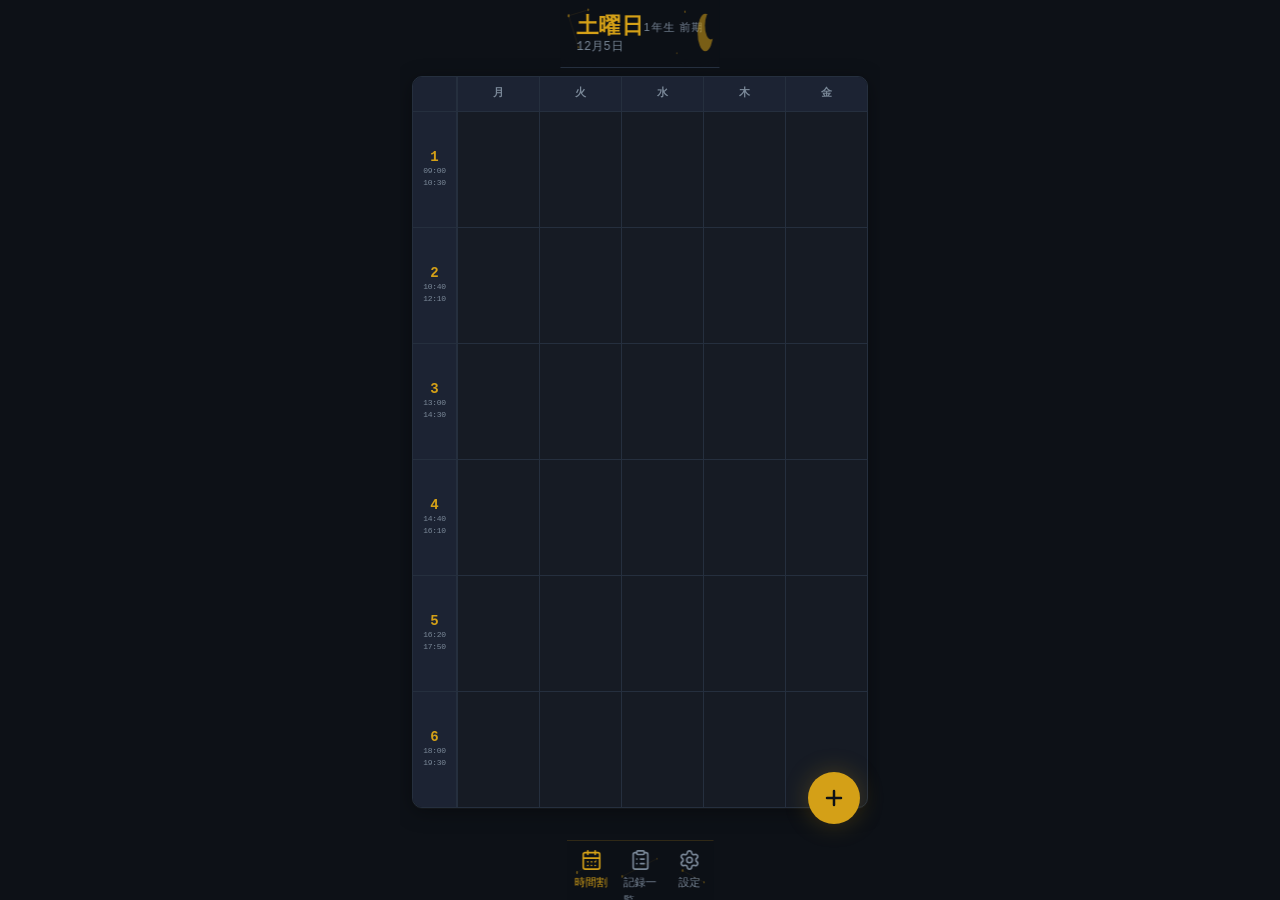
<file: index.html>
<!DOCTYPE html>
<html lang="ja">
<head>
  <meta charset="UTF-8">
  <meta name="viewport" content="width=device-width, initial-scale=1.0, maximum-scale=1.0, user-scalable=no">
  <meta name="theme-color" content="#0D1117">
  <meta name="apple-mobile-web-app-capable" content="yes">
  <meta name="apple-mobile-web-app-status-bar-style" content="black-translucent">
  <meta name="apple-mobile-web-app-title" content="時間割">
  <link rel="manifest" href="manifest.json">
  <link rel="apple-touch-icon" href="icons/apple-touch-icon.png">
  <title>時間割</title>
  <link rel="stylesheet" href="css/variables.css?v=7">
  <link rel="stylesheet" href="css/base.css?v=5">
  <link rel="stylesheet" href="css/components.css?v=6">
  <link rel="stylesheet" href="css/pages.css?v=2">
</head>
<body>

  <!-- ヘッダー -->
  <header class="header">
    <div class="header-date-block">
      <div class="header-day-row">
        <span class="header-day" id="header-day"></span>
        <span class="header-label" id="header-semester"></span>
      </div>
      <div class="header-date" id="header-date"></div>
    </div>
  </header>

  <!-- コンテンツ -->
  <main class="page-content">

    <!-- 週間グリッド -->
    <div class="week-grid-wrap">
      <div id="week-grid-container"></div>
    </div>

  </main>

  <!-- FAB -->
  <a href="lecture.html" class="fab" aria-label="講義を追加">
    <svg data-lucide="plus" />
  </a>

  <!-- ボトムナビ -->
  <nav class="bottom-nav">
    <a href="index.html" class="bottom-nav-item active" data-href="index.html">
      <svg data-lucide="calendar-days" />
      <span>時間割</span>
    </a>
    <a href="records.html" class="bottom-nav-item" data-href="records.html">
      <svg data-lucide="clipboard-list" />
      <span>記録一覧</span>
    </a>
    <a href="settings.html" class="bottom-nav-item" data-href="settings.html">
      <svg data-lucide="settings" />
      <span>設定</span>
    </a>
  </nav>

  <script>
    // 紙面テーマが選択されている場合は shinmen.html へ即リダイレクト
    try {
      const _s = JSON.parse(localStorage.getItem('tt_settings') || '{}');
      if (_s.theme === 'shinmen') { window.location.replace('shinmen.html'); }
      if (_s.theme === 'flyer')   { window.location.replace('flyer.html'); }
    } catch {}
  </script>
  <script src="js/lucide.min.js"></script>
  <script src="js/storage.js?v=5"></script>
  <script src="js/app.js?v=12"></script>
  <script src="js/swipe.js?v=5"></script>
  <script src="js/timetable.js?v=9"></script>
  <script>
    lucide.createIcons();
    initTimetable();
    // PWA サービスワーカー登録
    if ('serviceWorker' in navigator) {
      navigator.serviceWorker.register('./sw.js');
    }
  </script>
</body>
</html>
</file>
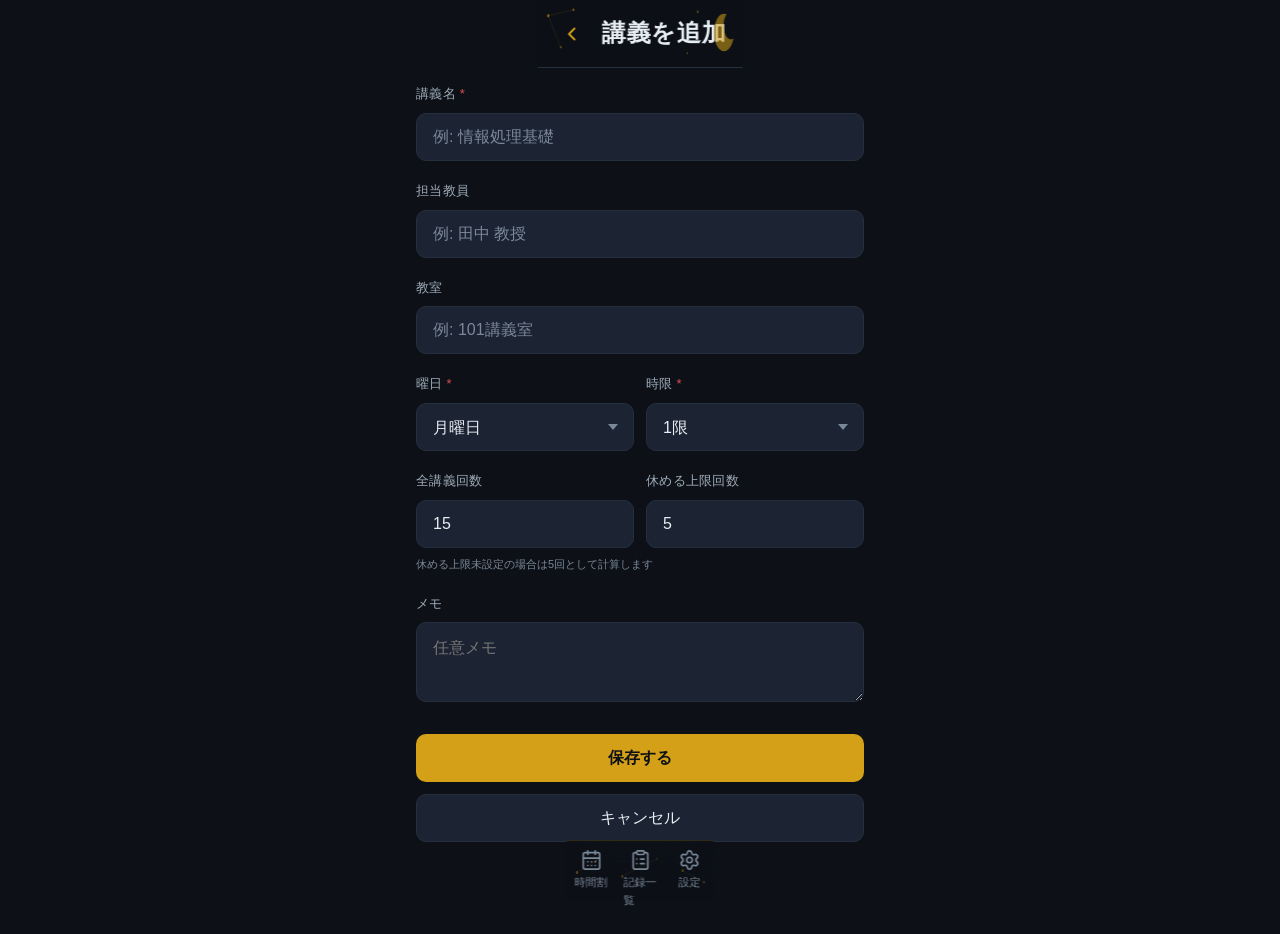
<file: lecture.html>
<!DOCTYPE html>
<html lang="ja">
<head>
  <meta charset="UTF-8">
  <meta name="viewport" content="width=device-width, initial-scale=1.0, maximum-scale=1.0, user-scalable=no">
  <meta name="theme-color" content="#0D1117">
  <meta name="apple-mobile-web-app-status-bar-style" content="black-translucent">
  <meta name="apple-mobile-web-app-title" content="時間割">
  <link rel="manifest" href="manifest.json">
  <link rel="apple-touch-icon" href="icons/apple-touch-icon.png">
  <meta name="apple-mobile-web-app-capable" content="yes">
  <title>講義</title>
  <link rel="stylesheet" href="css/variables.css?v=7">
  <link rel="stylesheet" href="css/base.css?v=5">
  <link rel="stylesheet" href="css/components.css?v=6">
  <link rel="stylesheet" href="css/pages.css?v=2">
</head>
<body>

  <!-- ヘッダー -->
  <header class="header">
    <button class="header-back" onclick="history.back()" aria-label="戻る">
      <svg data-lucide="chevron-left" width="22" height="22" />
    </button>
    <h1 class="header-title" id="page-title">講義</h1>
  </header>

  <!-- コンテンツ（JS で描画） -->
  <main class="page-content">
    <div id="lecture-content"></div>
  </main>

  <!-- ボトムナビ -->
  <nav class="bottom-nav">
    <a href="index.html" class="bottom-nav-item" data-href="index.html">
      <svg data-lucide="calendar-days" />
      <span>時間割</span>
    </a>
    <a href="records.html" class="bottom-nav-item" data-href="records.html">
      <svg data-lucide="clipboard-list" />
      <span>記録一覧</span>
    </a>
    <a href="settings.html" class="bottom-nav-item" data-href="settings.html">
      <svg data-lucide="settings" />
      <span>設定</span>
    </a>
  </nav>

  <script src="js/lucide.min.js"></script>
  <script src="js/storage.js?v=5"></script>
  <script src="js/app.js?v=12"></script>
  <script src="js/lecture.js?v=8"></script>
  <script>
    lucide.createIcons();
    initLecturePage();
  </script>
</body>
</html>
</file>
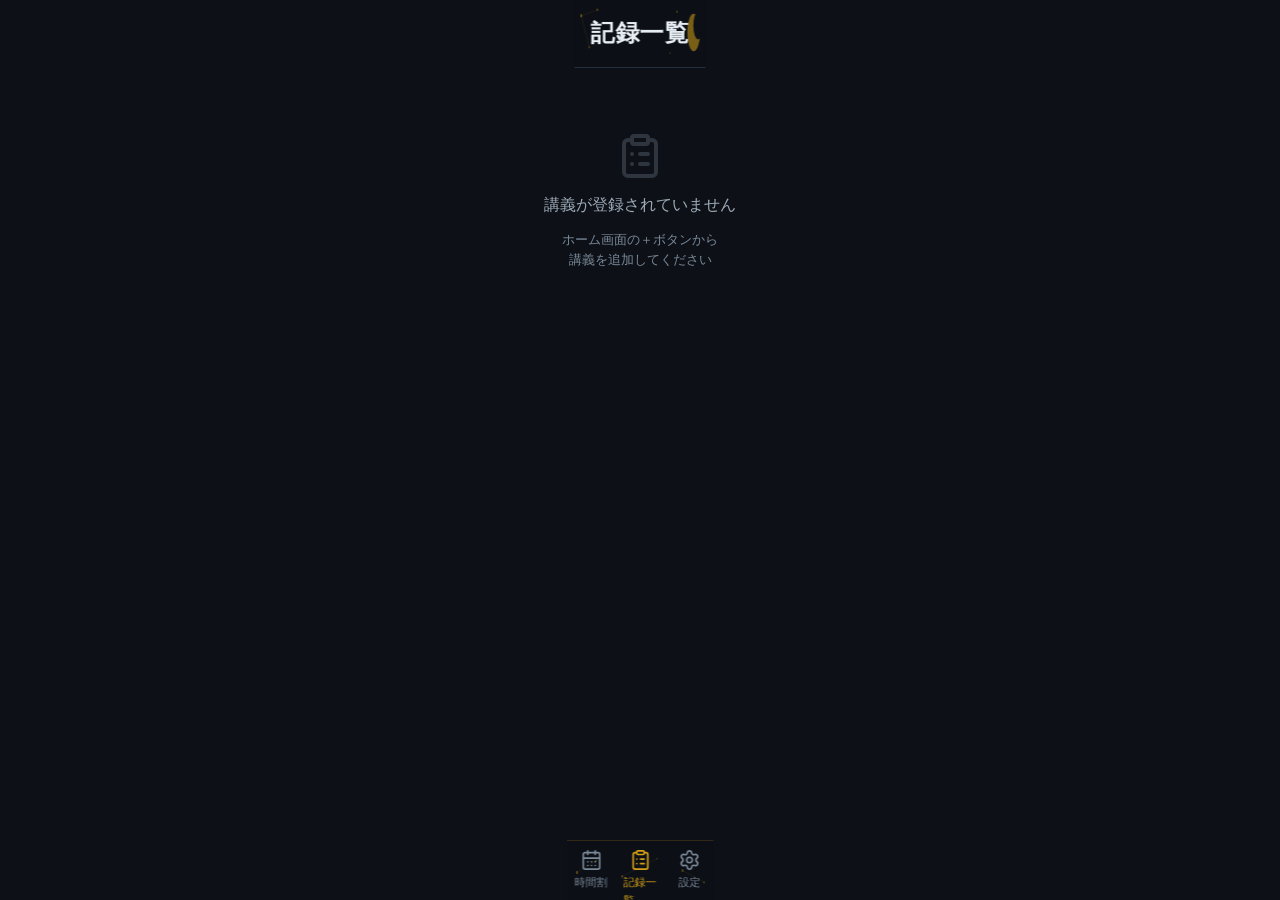
<file: records.html>
<!DOCTYPE html>
<html lang="ja">
<head>
  <meta charset="UTF-8">
  <meta name="viewport" content="width=device-width, initial-scale=1.0, maximum-scale=1.0, user-scalable=no">
  <meta name="theme-color" content="#0D1117">
  <meta name="apple-mobile-web-app-status-bar-style" content="black-translucent">
  <meta name="apple-mobile-web-app-title" content="時間割">
  <link rel="manifest" href="manifest.json">
  <link rel="apple-touch-icon" href="icons/apple-touch-icon.png">
  <meta name="apple-mobile-web-app-capable" content="yes">
  <title>記録一覧</title>
  <link rel="stylesheet" href="css/variables.css?v=7">
  <link rel="stylesheet" href="css/base.css?v=5">
  <link rel="stylesheet" href="css/components.css?v=6">
  <link rel="stylesheet" href="css/pages.css?v=2">
</head>
<body>

  <!-- ヘッダー -->
  <header class="header">
    <h1 class="header-title">記録一覧</h1>
  </header>

  <!-- コンテンツ -->
  <main class="page-content">
    <div class="record-list" id="record-list"></div>
  </main>

  <!-- ボトムナビ -->
  <nav class="bottom-nav">
    <a href="index.html" class="bottom-nav-item" data-href="index.html">
      <svg data-lucide="calendar-days" />
      <span>時間割</span>
    </a>
    <a href="records.html" class="bottom-nav-item active" data-href="records.html">
      <svg data-lucide="clipboard-list" />
      <span>記録一覧</span>
    </a>
    <a href="settings.html" class="bottom-nav-item" data-href="settings.html">
      <svg data-lucide="settings" />
      <span>設定</span>
    </a>
  </nav>

  <script>
    try {
      const _s = JSON.parse(localStorage.getItem('tt_settings') || '{}');
      if (_s.theme === 'shinmen') { window.location.replace('shinmen.html'); }
      if (_s.theme === 'flyer')   { window.location.replace('flyer.html'); }
    } catch {}
  </script>
  <script src="js/lucide.min.js"></script>
  <script src="js/storage.js?v=5"></script>
  <script src="js/app.js?v=12"></script>
  <script src="js/records.js?v=4"></script>
  <script>
    lucide.createIcons();
    initRecordsPage();
  </script>
</body>
</html>
</file>
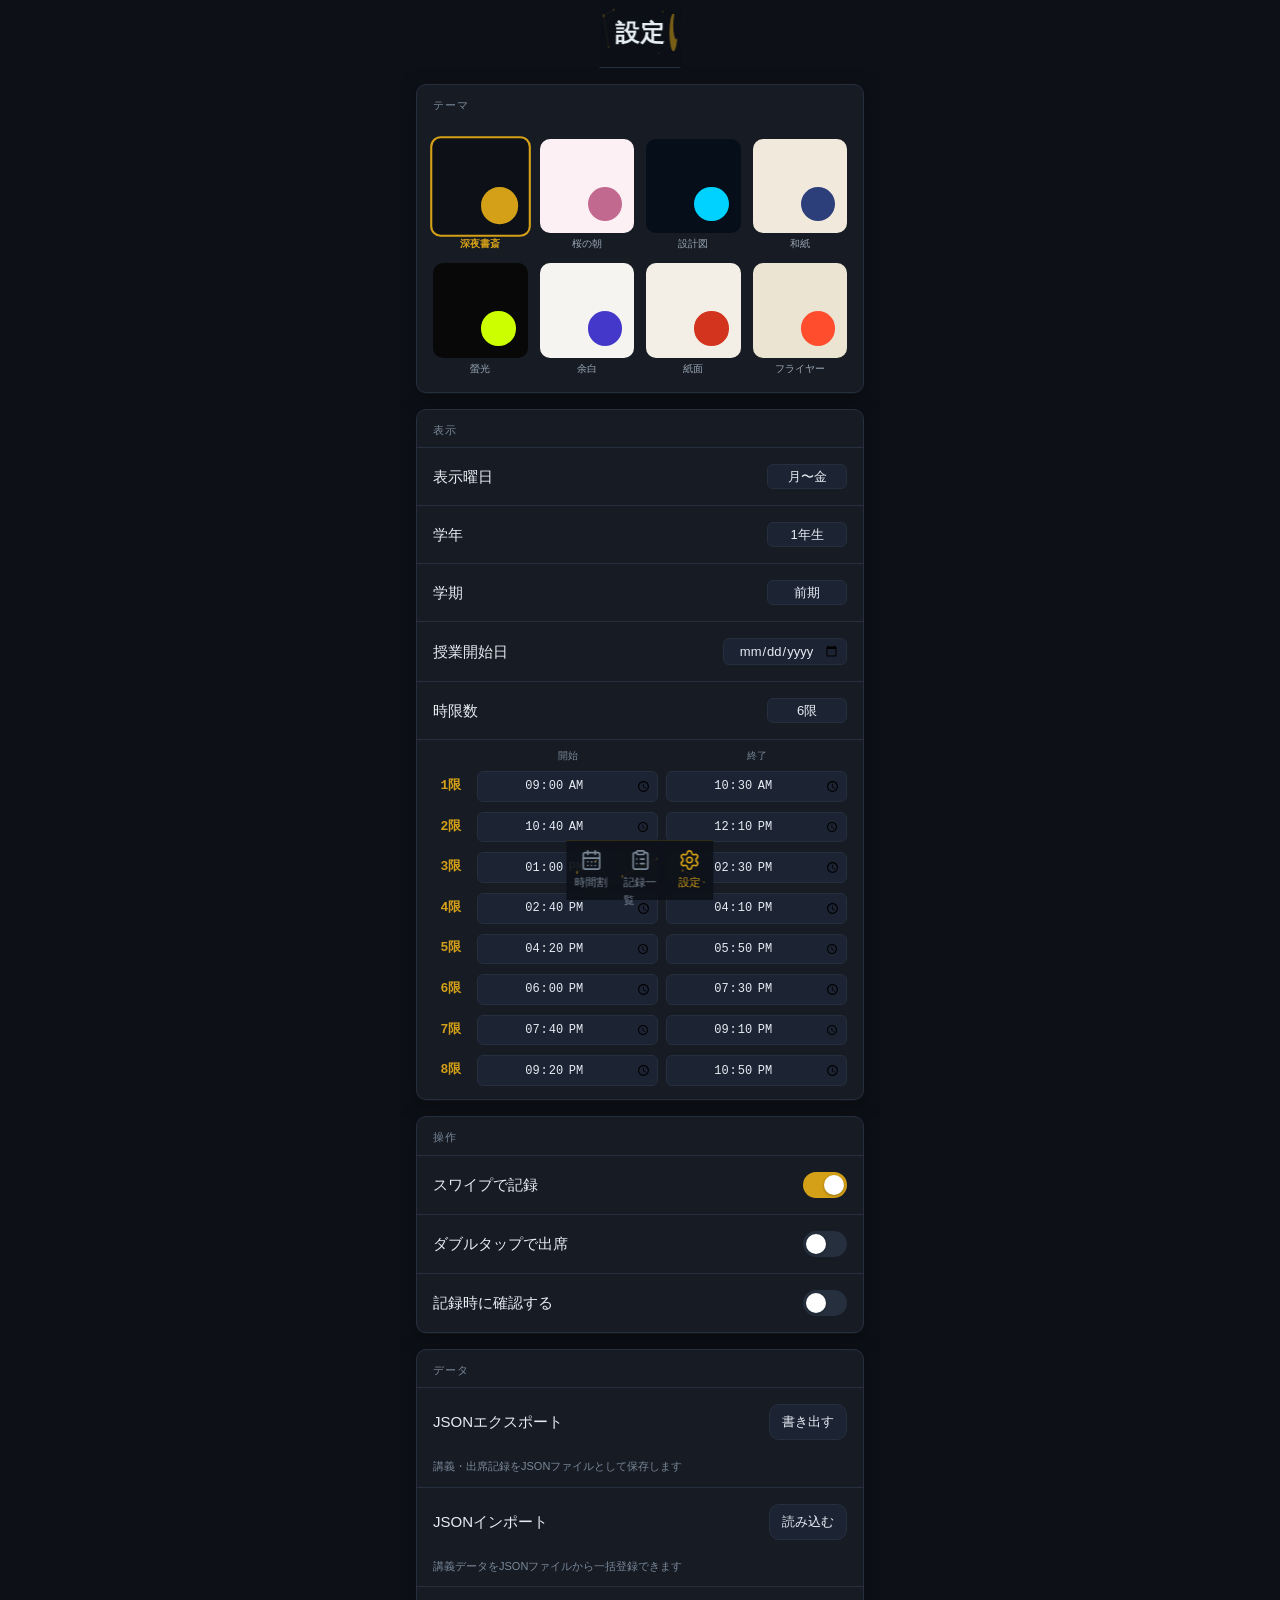
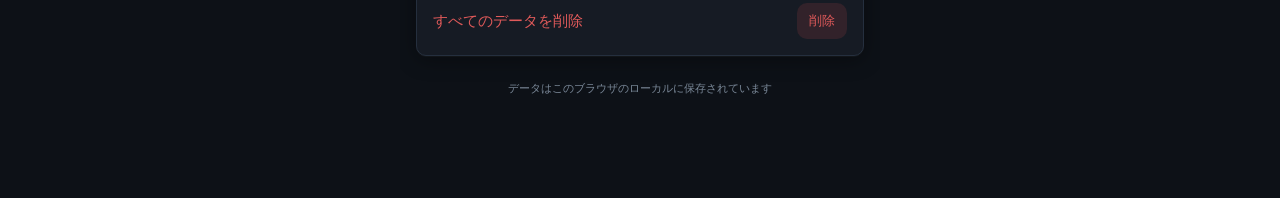
<file: settings.html>
<!DOCTYPE html>
<html lang="ja">
<head>
  <meta charset="UTF-8">
  <meta name="viewport" content="width=device-width, initial-scale=1.0, maximum-scale=1.0, user-scalable=no">
  <meta name="theme-color" content="#0D1117">
  <meta name="apple-mobile-web-app-status-bar-style" content="black-translucent">
  <meta name="apple-mobile-web-app-title" content="時間割">
  <link rel="manifest" href="manifest.json">
  <link rel="apple-touch-icon" href="icons/apple-touch-icon.png">
  <meta name="apple-mobile-web-app-capable" content="yes">
  <title>設定</title>
  <link rel="stylesheet" href="css/variables.css?v=7">
  <link rel="stylesheet" href="css/base.css?v=5">
  <link rel="stylesheet" href="css/components.css?v=6">
  <link rel="stylesheet" href="css/pages.css?v=2">
</head>
<body>

  <!-- ヘッダー -->
  <header class="header">
    <h1 class="header-title">設定</h1>
  </header>

  <!-- コンテンツ -->
  <main class="page-content">
    <div class="settings-section">

      <!-- テーマ -->
      <div class="settings-group">
        <div class="settings-group-title">テーマ</div>
        <div class="theme-picker">
          <button class="theme-swatch" data-theme="midnight">
            <div class="swatch-preview" style="--sw-bg:#0D1117;--sw-dot:#D4A017"></div>
            <span>深夜書斎</span>
          </button>
          <button class="theme-swatch" data-theme="sakura">
            <div class="swatch-preview" style="--sw-bg:#FDF0F4;--sw-dot:#C2698F"></div>
            <span>桜の朝</span>
          </button>
          <button class="theme-swatch" data-theme="blueprint">
            <div class="swatch-preview" style="--sw-bg:#060E1A;--sw-dot:#00D2FF"></div>
            <span>設計図</span>
          </button>
          <button class="theme-swatch" data-theme="washi">
            <div class="swatch-preview" style="--sw-bg:#F0E9DC;--sw-dot:#2C3F7A"></div>
            <span>和紙</span>
          </button>
          <button class="theme-swatch" data-theme="keiko">
            <div class="swatch-preview" style="--sw-bg:#080808;--sw-dot:#CCFF00"></div>
            <span>螢光</span>
          </button>
          <button class="theme-swatch" data-theme="yohaku">
            <div class="swatch-preview" style="--sw-bg:#F5F4F1;--sw-dot:#4338CA"></div>
            <span>余白</span>
          </button>
          <button class="theme-swatch" data-theme="shinmen">
            <div class="swatch-preview" style="--sw-bg:#f3efe7;--sw-dot:#d2341e"></div>
            <span>紙面</span>
          </button>
          <button class="theme-swatch" data-theme="flyer">
            <div class="swatch-preview" style="--sw-bg:#ece4d3;--sw-dot:#ff4d2e"></div>
            <span>フライヤー</span>
          </button>
        </div>
      </div>

      <!-- 表示設定 -->
      <div class="settings-group">
        <div class="settings-group-title">表示</div>

        <div class="settings-item">
          <span class="settings-item-label">表示曜日</span>
          <select class="settings-item-select" id="s-display-days">
            <option value="weekday">月〜金</option>
            <option value="sat">月〜土</option>
            <option value="sun">月〜日</option>
          </select>
        </div>

        <div class="settings-item">
          <span class="settings-item-label">学年</span>
          <select class="settings-item-select" id="s-grade">
            <option value="1">1年生</option>
            <option value="2">2年生</option>
            <option value="3">3年生</option>
            <option value="4">4年生</option>
            <option value="5">5年生</option>
            <option value="6">6年生</option>
          </select>
        </div>

        <div class="settings-item">
          <span class="settings-item-label">学期</span>
          <select class="settings-item-select" id="s-semester">
            <option value="前期">前期</option>
            <option value="後期">後期</option>
          </select>
        </div>

        <div class="settings-item">
          <span class="settings-item-label">授業開始日</span>
          <input type="date" class="settings-item-select" id="s-start-date" style="font-size:13px;padding:4px 6px">
        </div>

        <div class="settings-item">
          <span class="settings-item-label">時限数</span>
          <select class="settings-item-select" id="s-periods-count">
            <option value="4">4限</option>
            <option value="5">5限</option>
            <option value="6">6限</option>
            <option value="7">7限</option>
            <option value="8">8限</option>
          </select>
        </div>

        <!-- 時限別時刻（コンパクトグリッド） -->
        <div class="settings-period-block">
          <div class="settings-period-cols">
            <span></span><span>開始</span><span>終了</span>
          </div>
          <div id="period-times-grid"></div>
        </div>
      </div>

      <!-- 操作設定 -->
      <div class="settings-group">
        <div class="settings-group-title">操作</div>

        <div class="settings-item">
          <span class="settings-item-label">スワイプで記録</span>
          <label class="toggle">
            <input type="checkbox" id="s-gesture">
            <div class="toggle-track"></div>
            <div class="toggle-thumb"></div>
          </label>
        </div>

        <div class="settings-item">
          <span class="settings-item-label">ダブルタップで出席</span>
          <label class="toggle">
            <input type="checkbox" id="s-double-tap">
            <div class="toggle-track"></div>
            <div class="toggle-thumb"></div>
          </label>
        </div>

        <div class="settings-item">
          <span class="settings-item-label">記録時に確認する</span>
          <label class="toggle">
            <input type="checkbox" id="s-confirm">
            <div class="toggle-track"></div>
            <div class="toggle-thumb"></div>
          </label>
        </div>
      </div>

      <!-- データ管理 -->
      <div class="settings-group">
        <div class="settings-group-title">データ</div>
        <div class="settings-item">
          <span class="settings-item-label">JSONエクスポート</span>
          <button class="btn btn-secondary" id="btn-export" style="height:36px;font-size:13px;padding:0 12px">書き出す</button>
        </div>
        <p class="settings-hint">講義・出席記録をJSONファイルとして保存します</p>
        <div class="settings-item">
          <span class="settings-item-label">JSONインポート</span>
          <button class="btn btn-secondary" id="btn-import" style="height:36px;font-size:13px;padding:0 12px">読み込む</button>
        </div>
        <p class="settings-hint">講義データをJSONファイルから一括登録できます</p>
        <div class="settings-item">
          <span class="settings-item-label" style="color:var(--color-absent-text)">すべてのデータを削除</span>
          <button class="btn btn-danger" id="btn-reset" style="height:36px;font-size:13px;padding:0 12px">削除</button>
        </div>
      </div>

      <p style="font-size:11px;color:var(--color-text-muted);text-align:center;padding:8px 0">
        データはこのブラウザのローカルに保存されています
      </p>

    </div>
  </main>

  <!-- ボトムナビ -->
  <nav class="bottom-nav">
    <a href="index.html" class="bottom-nav-item" data-href="index.html">
      <svg data-lucide="calendar-days" />
      <span>時間割</span>
    </a>
    <a href="records.html" class="bottom-nav-item" data-href="records.html">
      <svg data-lucide="clipboard-list" />
      <span>記録一覧</span>
    </a>
    <a href="settings.html" class="bottom-nav-item active" data-href="settings.html">
      <svg data-lucide="settings" />
      <span>設定</span>
    </a>
  </nav>

  <script src="js/lucide.min.js"></script>
  <script src="js/storage.js?v=5"></script>
  <script src="js/app.js?v=12"></script>
  <script src="js/settings.js?v=7"></script>
  <script>
    lucide.createIcons();
    initSettingsPage();
  </script>
</body>
</html>
</file>
<file: css/variables.css>
:root {
  /* ===== Typography ===== */
  --font-display: Georgia, 'Times New Roman', serif;
  --font-mono:    ui-monospace, 'Menlo', 'Courier New', monospace;
  --font-family:  -apple-system, 'Hiragino Sans', 'Hiragino Kaku Gothic ProN', 'Yu Gothic', sans-serif;

  /* ===== Midnight Study Palette ===== */
  --color-bg:        #0D1117;
  --color-surface:   #161B24;
  --color-surface-2: #1C2333;
  --color-border:    #252F3E;
  --color-border-hi: rgba(212, 160, 23, 0.18);

  /* Text */
  --color-text-primary:   #E6EDF3;
  --color-text-secondary: #9DAAB7;
  --color-text-muted:     #7A8898;  /* was #4E5C6E — コントラスト2.4 → 5.2に改善 */

  /* Primary — warm gold */
  --color-primary:       #D4A017;
  --color-primary-light: rgba(212, 160, 23, 0.10);

  /* Accent — amber */
  --color-accent: #E8A020;

  /* Status: 出席 — sage green */
  --color-attend-bg:   rgba(52, 168, 83, 0.14);
  --color-attend-text: #4DB870;
  --color-attend-main: #34A853;

  /* Status: 欠席 — warm red */
  --color-absent-bg:   rgba(220, 80, 80, 0.14);
  --color-absent-text: #E05A5A;
  --color-absent-main: #DC5050;

  /* Status: 未記録 */
  --color-unrecorded-bg:   rgba(176, 186, 197, 0.07);
  --color-unrecorded-text: #9DAAB7;

  /* ===== Type Scale ===== */
  --text-xs:   11px;
  --text-sm:   13px;
  --text-base: 15px;
  --text-md:   16px;
  --text-lg:   18px;
  --text-xl:   20px;
  --text-2xl:  26px;
  --font-regular: 400;
  --font-medium:  500;
  --font-bold:    700;

  /* ===== Spacing ===== */
  --space-1:  4px;
  --space-2:  8px;
  --space-3:  12px;
  --space-4:  16px;
  --space-5:  20px;
  --space-6:  24px;
  --space-8:  32px;
  --space-10: 40px;
  --space-12: 48px;

  /* ===== Radii ===== */
  --radius-sm:   6px;
  --radius-md:   10px;
  --radius-lg:   16px;
  --radius-full: 9999px;

  /* ===== Shadows ===== */
  --shadow-card:     0 1px 0 rgba(255,255,255,0.03), 0 4px 20px rgba(0,0,0,0.35);
  --shadow-elevated: 0 8px 32px rgba(0,0,0,0.55);
  --shadow-toast:    0 16px 48px rgba(0,0,0,0.65);
  --shadow-gold:     0 0 24px rgba(212,160,23,0.25);

  /* ===== Glass / FAB ===== */
  --color-glass-bg:  rgba(13, 17, 23, 0.88);
  --color-fab-text:  #0D1117;

  /* ===== Layout ===== */
  --header-height:    68px;
  --bottom-nav-height: 60px;
  --tab-height:       48px;
}

/* =============================================
   Theme: 桜の朝 (Sakura Dawn)
   ============================================= */
html[data-theme="sakura"] {
  --color-bg:        #FDF0F4;
  --color-surface:   #FFFFFF;
  --color-surface-2: #FAE8EF;
  --color-border:    #EDD5DE;
  --color-border-hi: rgba(194, 105, 143, 0.22);

  --color-text-primary:   #2D1F26;
  --color-text-secondary: #7A5C65;
  --color-text-muted:     #B898A4;

  --color-primary:       #C2698F;
  --color-primary-light: rgba(194, 105, 143, 0.10);
  --color-accent:        #E8956D;

  --color-attend-bg:   rgba(59, 150, 110, 0.12);
  --color-attend-text: #2E7D5E;
  --color-attend-main: #3A9A6F;

  --color-absent-bg:   rgba(210, 60, 90, 0.12);
  --color-absent-text: #B83050;
  --color-absent-main: #D03560;

  --color-unrecorded-bg:   rgba(122, 92, 101, 0.08);
  --color-unrecorded-text: #9A7A85;

  --shadow-card:     0 1px 4px rgba(194,105,143,0.08), 0 4px 16px rgba(0,0,0,0.06);
  --shadow-elevated: 0 8px 32px rgba(0,0,0,0.12);
  --shadow-toast:    0 16px 48px rgba(0,0,0,0.16);
  --shadow-gold:     0 0 24px rgba(194,105,143,0.28);

  --color-glass-bg:  rgba(253, 240, 244, 0.90);
  --color-fab-text:  #FFFFFF;
}

/* =============================================
   Theme: 設計図 (Blueprint)
   ============================================= */
html[data-theme="blueprint"] {
  --color-bg:        #060E1A;
  --color-surface:   #0B1725;
  --color-surface-2: #0F1F30;
  --color-border:    #152436;
  --color-border-hi: rgba(0, 210, 255, 0.20);

  --color-text-primary:   #C8E6FF;
  --color-text-secondary: #6AAED4;  /* was #5A9AC0 — やや明るく */
  --color-text-muted:     #5A90B5;  /* was #2E5470 — コントラスト比4.5に改善 */

  --color-primary:       #00D2FF;
  --color-primary-light: rgba(0, 210, 255, 0.10);
  --color-accent:        #00FFB3;

  --color-attend-bg:   rgba(0, 220, 140, 0.12);
  --color-attend-text: #00CC88;
  --color-attend-main: #00BB80;

  --color-absent-bg:   rgba(255, 60, 60, 0.13);
  --color-absent-text: #FF5555;
  --color-absent-main: #FF3C3C;

  --color-unrecorded-bg:   rgba(90, 154, 192, 0.08);
  --color-unrecorded-text: #5A9AC0;

  --shadow-card:     0 1px 0 rgba(0,210,255,0.05), 0 4px 20px rgba(0,0,0,0.40);
  --shadow-elevated: 0 8px 32px rgba(0,0,0,0.60);
  --shadow-toast:    0 16px 48px rgba(0,0,0,0.70);
  --shadow-gold:     0 0 28px rgba(0,210,255,0.35);

  --color-glass-bg:  rgba(6, 14, 26, 0.88);
  --color-fab-text:  #060E1A;
}

/* =============================================
   Theme: 和紙 (Washi)
   ============================================= */
html[data-theme="washi"] {
  --color-bg:        #F0E9DC;
  --color-surface:   #FAF6EF;
  --color-surface-2: #E8DFD0;
  --color-border:    #C5B49A;
  --color-border-hi: rgba(44, 63, 122, 0.16);

  --color-text-primary:   #1A1208;
  --color-text-secondary: #5C4D3C;
  --color-text-muted:     #9E8E7A;

  --color-primary:       #2C3F7A;
  --color-primary-light: rgba(44, 63, 122, 0.08);
  --color-accent:        #C0392B;

  --color-attend-bg:   rgba(59, 122, 87, 0.13);
  --color-attend-text: #2D6B48;
  --color-attend-main: #3B7A57;

  --color-absent-bg:   rgba(192, 57, 43, 0.13);
  --color-absent-text: #A02E22;
  --color-absent-main: #C0392B;

  --color-unrecorded-bg:   rgba(92, 77, 60, 0.08);
  --color-unrecorded-text: #7A6A58;

  --shadow-card:     0 1px 3px rgba(0,0,0,0.07), 0 4px 16px rgba(0,0,0,0.09);
  --shadow-elevated: 0 8px 32px rgba(0,0,0,0.15);
  --shadow-toast:    0 16px 48px rgba(0,0,0,0.20);
  --shadow-gold:     0 0 24px rgba(44,63,122,0.22);

  --color-glass-bg:  rgba(240, 233, 220, 0.92);
  --color-fab-text:  #FFFFFF;
}

/* =============================================
   Theme: 螢光 (Keikō — Fluorescent)
   ピュアブラック × アシッドグリーン
   ============================================= */
html[data-theme="keiko"] {
  --color-bg:        #080808;
  --color-surface:   #111111;
  --color-surface-2: #181818;
  --color-border:    #2A2A2A;
  --color-border-hi: rgba(204, 255, 0, 0.22);

  --color-text-primary:   #EEFFCC;
  --color-text-secondary: #AACC55;  /* was #88AA44 — 暗すぎて読めなかった */
  --color-text-muted:     #7A9B2C;  /* was #445522 — コントラスト比1.5 → 5.5に改善 */

  --color-primary:       #CCFF00;
  --color-primary-light: rgba(204, 255, 0, 0.08);
  --color-accent:        #AAFF00;

  --color-attend-bg:   rgba(204, 255, 0, 0.10);
  --color-attend-text: #BBEE22;
  --color-attend-main: #CCFF00;

  --color-absent-bg:   rgba(255, 60, 0, 0.14);
  --color-absent-text: #FF6644;
  --color-absent-main: #FF3300;

  --color-unrecorded-bg:   rgba(80, 100, 40, 0.15);
  --color-unrecorded-text: #8BAA38;  /* was #667744 — 暗すぎ */

  --shadow-card:     0 1px 0 rgba(204,255,0,0.04), 0 4px 20px rgba(0,0,0,0.60);
  --shadow-elevated: 0 8px 32px rgba(0,0,0,0.75);
  --shadow-toast:    0 16px 48px rgba(0,0,0,0.85);
  --shadow-gold:     0 0 32px rgba(204,255,0,0.30);

  --color-glass-bg:  rgba(8, 8, 8, 0.92);
  --color-fab-text:  #080808;
}

/* =============================================
   Theme: 紙面 (Shinmen — Editorial Paper)
   温かい紙色 × 墨 × 朱  |  Playfair × 船橋明朝 × JetBrains Mono
   ============================================= */
html[data-theme="shinmen"] {
  --font-display: 'Playfair Display', Georgia, 'Times New Roman', serif;
  --font-mono:    'JetBrains Mono', 'Menlo', 'Courier New', monospace;
  --font-family:  'Shippori Mincho', 'Hiragino Mincho ProN', 'Yu Mincho', serif;

  --color-bg:        #f3efe7;
  --color-surface:   #faf8f3;
  --color-surface-2: #ede8df;
  --color-border:    #b8ae9e;
  --color-border-hi: rgba(210, 52, 30, 0.18);

  --color-text-primary:   #111111;
  --color-text-secondary: #4a4540;
  --color-text-muted:     #8a8478;

  --color-primary:       #d2341e;
  --color-primary-light: rgba(210, 52, 30, 0.08);
  --color-accent:        #c0881a;

  --color-attend-bg:   rgba(42, 122, 70, 0.12);
  --color-attend-text: #1e6835;
  --color-attend-main: #2a7a46;

  --color-absent-bg:   rgba(210, 52, 30, 0.11);
  --color-absent-text: #a82518;
  --color-absent-main: #d2341e;

  --color-unrecorded-bg:   rgba(138, 132, 120, 0.10);
  --color-unrecorded-text: #8a8478;

  --radius-sm:   0px;
  --radius-md:   0px;
  --radius-lg:   0px;
  --radius-full: 2px;

  --shadow-card:     0 1px 0 rgba(0,0,0,0.04), inset 0 0 0 1px rgba(0,0,0,0.07);
  --shadow-elevated: 3px 3px 0 rgba(0,0,0,0.12);
  --shadow-toast:    3px 3px 0 #d2341e;
  --shadow-gold:     3px 3px 0 #d2341e;

  --color-glass-bg:  rgba(243, 239, 231, 0.96);
  --color-fab-text:  #f3efe7;
}

/* =============================================
   Theme: 余白 (Yohaku — Whitespace)
   オフホワイト × チャコール × インディゴ
   ============================================= */
html[data-theme="yohaku"] {
  --color-bg:        #F5F4F1;
  --color-surface:   #FFFFFF;
  --color-surface-2: #EDEDEA;
  --color-border:    #DDDBD6;
  --color-border-hi: rgba(67, 56, 202, 0.14);

  --color-text-primary:   #111110;
  --color-text-secondary: #4A4A47;
  --color-text-muted:     #A8A8A3;

  --color-primary:       #4338CA;
  --color-primary-light: rgba(67, 56, 202, 0.08);
  --color-accent:        #6366F1;

  --color-attend-bg:   rgba(22, 163, 74, 0.10);
  --color-attend-text: #166534;
  --color-attend-main: #16A34A;

  --color-absent-bg:   rgba(220, 38, 38, 0.10);
  --color-absent-text: #991B1B;
  --color-absent-main: #DC2626;

  --color-unrecorded-bg:   rgba(74, 74, 71, 0.07);
  --color-unrecorded-text: #6B6B67;

  --shadow-card:     0 1px 3px rgba(0,0,0,0.06), 0 4px 12px rgba(0,0,0,0.07);
  --shadow-elevated: 0 8px 24px rgba(0,0,0,0.12);
  --shadow-toast:    0 16px 40px rgba(0,0,0,0.16);
  --shadow-gold:     0 0 20px rgba(67,56,202,0.20);

  --color-glass-bg:  rgba(245, 244, 241, 0.92);
  --color-fab-text:  #FFFFFF;
}
</file>
<file: css/base.css>
*, *::before, *::after {
  box-sizing: border-box;
  margin: 0;
  padding: 0;
}

html {
  font-size: 16px;
  -webkit-text-size-adjust: 100%;
}

body {
  font-family: var(--font-family);
  font-size: var(--text-base);
  font-weight: var(--font-regular);
  color: var(--color-text-primary);
  background-color: var(--color-bg);
  line-height: 1.6;
  min-height: 100dvh;
  overflow-x: hidden;
  -webkit-font-smoothing: antialiased;
}

a {
  color: inherit;
  text-decoration: none;
}

button {
  font-family: inherit;
  cursor: pointer;
  border: none;
  background: none;
}

input, select, textarea {
  font-family: inherit;
  font-size: var(--text-md);
}

ul, ol {
  list-style: none;
}

img {
  max-width: 100%;
  display: block;
}

/* ページ共通レイアウト */
.page {
  display: flex;
  flex-direction: column;
  min-height: 100dvh;
}

/* テーマ装飾イラスト（コンテンツより後ろに表示） */
#theme-deco {
  position: fixed;
  inset: 0;
  z-index: 0;
  pointer-events: none;
  overflow: hidden;
}

.page-content {
  flex: 1;
  position: relative;
  z-index: 1;
  padding-top: var(--header-height);
  padding-bottom: calc(var(--bottom-nav-height) + env(safe-area-inset-bottom, 0px) + 16px);
  overflow-y: auto;
}

/* ヘッダー */
.header {
  position: fixed;
  top: 0;
  left: 0;
  right: 0;
  z-index: 100;
  height: var(--header-height);
  background: var(--color-glass-bg);
  backdrop-filter: blur(20px);
  -webkit-backdrop-filter: blur(20px);
  border-bottom: 1px solid var(--color-border);
  display: flex;
  align-items: center;
  padding: 0 var(--space-4);
  gap: var(--space-3);
}

.header-title {
  font-family: var(--font-display);
  font-size: 24px;
  font-weight: 600;
  color: var(--color-text-primary);
  letter-spacing: 0.03em;
  flex: 1;
}

/* 日付ヒーロー型ヘッダー */
.header-date-block {
  display: flex;
  flex-direction: column;
  justify-content: center;
  gap: 2px;
  flex: 1;
}

.header-day-row {
  display: flex;
  align-items: baseline;
  justify-content: space-between;
}

.header-day {
  font-family: var(--font-display);
  font-size: 22px;
  font-weight: 700;
  color: var(--color-primary);
  letter-spacing: 0.02em;
  line-height: 1.1;
}

.header-label {
  font-size: 11px;
  font-weight: 500;
  color: var(--color-text-muted);
  letter-spacing: 0.1em;
  text-transform: uppercase;
  align-self: flex-end;
  padding-bottom: 2px;
}

.header-date {
  font-family: var(--font-mono);
  font-size: 12px;
  color: var(--color-text-muted);
  letter-spacing: 0.02em;
  line-height: 1;
}

.header-back {
  display: flex;
  align-items: center;
  justify-content: center;
  width: 36px;
  height: 36px;
  border-radius: var(--radius-sm);
  color: var(--color-primary);
  transition: background 0.15s;
}

.header-back:active {
  background: var(--color-primary-light);
}

.header-action {
  display: flex;
  align-items: center;
  justify-content: center;
  width: 36px;
  height: 36px;
  border-radius: var(--radius-sm);
  color: var(--color-text-secondary);
  transition: background 0.15s;
}

.header-action:active {
  background: var(--color-unrecorded-bg);
}

/* スクロールバー */
::-webkit-scrollbar {
  width: 4px;
  height: 4px;
}

::-webkit-scrollbar-track {
  background: transparent;
}

::-webkit-scrollbar-thumb {
  background: var(--color-border);
  border-radius: var(--radius-full);
}

/* 空状態 */
.empty-state {
  display: flex;
  flex-direction: column;
  align-items: center;
  justify-content: center;
  gap: var(--space-3);
  padding: var(--space-12) var(--space-6);
  text-align: center;
  color: var(--color-text-muted);
}

.empty-state svg {
  opacity: 0.3;
}

.empty-state-title {
  font-size: var(--text-md);
  font-weight: var(--font-medium);
  color: var(--color-text-secondary);
}

.empty-state-desc {
  font-size: var(--text-sm);
  line-height: 1.6;
}
</file>
<file: css/components.css>
/* =============================
   ボトムナビゲーション
   ============================= */
.bottom-nav {
  position: fixed;
  bottom: 0;
  left: 0;
  right: 0;
  z-index: 100;
  height: calc(var(--bottom-nav-height) + env(safe-area-inset-bottom, 0px));
  background: var(--color-glass-bg);
  backdrop-filter: blur(24px);
  -webkit-backdrop-filter: blur(24px);
  border-top: 1px solid var(--color-border-hi);
  display: flex;
  align-items: flex-start;
  padding-top: 4px;
}

.bottom-nav-item {
  flex: 1;
  display: flex;
  flex-direction: column;
  align-items: center;
  gap: 3px;
  padding: var(--space-1) var(--space-2);
  color: var(--color-text-muted);
  font-size: var(--text-xs);
  font-weight: var(--font-medium);
  transition: color 0.15s;
  -webkit-tap-highlight-color: transparent;
}

.bottom-nav-item.active {
  color: var(--color-primary);
}

.bottom-nav-item svg {
  width: 22px;
  height: 22px;
  stroke-width: 1.8;
}

/* =============================
   週間グリッド
   ============================= */
.week-grid-wrap {
  padding: var(--space-2) var(--space-3) var(--space-3);
  /* 画面いっぱいに週表を広げる */
  display: flex;
  flex-direction: column;
  height: calc(100dvh - var(--header-height) - var(--bottom-nav-height) - env(safe-area-inset-bottom, 0px) - var(--space-2) - var(--space-3));
  min-height: 0;
}

#week-grid-container {
  flex: 1;
  display: flex;
  flex-direction: column;
  min-height: 0;
}

.week-grid {
  width: 100%;
  flex: 1;
  min-height: 0;
  display: flex;
  flex-direction: column;
  border: 1px solid var(--color-border);
  border-radius: var(--radius-md);
  overflow: hidden;
  background: var(--color-surface);
  box-shadow: var(--shadow-card);
}

.wg-header-row,
.wg-row {
  display: grid;
  border-bottom: 1px solid var(--color-border);
}

.wg-header-row {
  flex-shrink: 0;
}

.wg-row {
  flex: 1;
  min-height: 0;
}

.wg-row:last-child {
  border-bottom: none;
}

.wg-corner {
  background: var(--color-surface-2);
  border-right: 1px solid var(--color-border);
}

.wg-day-header {
  text-align: center;
  padding: 8px 2px;
  font-family: var(--font-mono);
  font-size: 11px;
  font-weight: 700;
  color: var(--color-text-muted);
  border-left: 1px solid var(--color-border);
  background: var(--color-surface-2);
  letter-spacing: 0.05em;
}

.wg-day-header.today {
  color: var(--color-primary);
  background: var(--color-primary-light);
}

.wg-period-label {
  display: flex;
  flex-direction: column;
  align-items: center;
  justify-content: center;
  gap: 2px;
  border-right: 1px solid var(--color-border);
  background: var(--color-surface-2);
  min-height: 52px;
  padding: 4px 2px;
}

.wg-period-num {
  display: block;
  font-family: var(--font-mono);
  font-size: 14px;
  font-weight: 700;
  color: var(--color-primary);
  line-height: 1;
  text-align: center;
}

.wg-period-time {
  display: block;
  font-family: var(--font-mono);
  font-size: 8px;
  color: var(--color-text-muted);
  line-height: 1.3;
  white-space: nowrap;
  letter-spacing: -0.3px;
  text-align: center;
}

.wg-cell {
  min-height: 52px;
  padding: 6px 7px;
  border-left: 1px solid var(--color-border);
  display: flex;
  flex-direction: column;
  justify-content: center;
  gap: 3px;
  cursor: pointer;
  -webkit-tap-highlight-color: transparent;
  transition: opacity 0.12s;
  position: relative;
  touch-action: pan-y;
  will-change: transform;
  overflow: hidden;
}

.wg-cell.empty {
  background: transparent;
  cursor: default;
}

.wg-cell:not(.empty):active {
  opacity: 0.65;
}

.wg-cell:not(.empty)::before {
  content: '';
  position: absolute;
  left: 0;
  top: 20%;
  bottom: 20%;
  width: 2px;
  background: var(--color-primary);
  opacity: 0.5;
  border-radius: 0 2px 2px 0;
}

.wg-cell.status-attend {
  background: var(--color-attend-bg);
}

.wg-cell.status-attend::before {
  background: var(--color-attend-main);
  opacity: 1;
}

.wg-cell.status-absent {
  background: var(--color-absent-bg);
}

.wg-cell.status-absent::before {
  background: var(--color-absent-main);
  opacity: 1;
}

.wg-cell.today-col {
  background: var(--color-primary-light);
}

.wg-cell.today-col.status-attend {
  background: var(--color-attend-bg);
}

.wg-cell.today-col.status-absent {
  background: var(--color-absent-bg);
}

/* フラッシュアニメーション */
@keyframes cell-flash-attend {
  0%   { background-color: var(--color-attend-bg); }
  65%  { background-color: var(--color-attend-bg); }
  100% { background-color: transparent; }
}

@keyframes cell-flash-absent {
  0%   { background-color: var(--color-absent-bg); }
  65%  { background-color: var(--color-absent-bg); }
  100% { background-color: transparent; }
}

.wg-cell.flash-attend {
  animation: cell-flash-attend 1.8s ease-out forwards;
}

.wg-cell.flash-absent {
  animation: cell-flash-absent 1.8s ease-out forwards;
}

.wg-cell-name {
  font-size: 11.5px;
  font-weight: var(--font-bold);
  color: var(--color-text-primary);
  line-height: 1.35;
  overflow: hidden;
  display: -webkit-box;
  -webkit-line-clamp: 2;
  -webkit-box-orient: vertical;
}

.wg-cell-room {
  font-size: 9.5px;
  color: var(--color-text-muted);
  overflow: hidden;
  text-overflow: ellipsis;
  white-space: nowrap;
  font-family: var(--font-mono);
  letter-spacing: -0.2px;
}

/* =============================
   曜日タブ（非推奨・後方互換）
   ============================= */
.day-tabs-wrapper {
  position: sticky;
  top: var(--header-height);
  z-index: 50;
  background: rgba(13,17,23,0.88);
  backdrop-filter: blur(20px);
  border-bottom: 1px solid var(--color-border);
}

.day-tabs {
  display: flex;
  overflow-x: auto;
  -ms-overflow-style: none;
  scrollbar-width: none;
}

.day-tabs::-webkit-scrollbar { display: none; }

.day-tab {
  flex: 1;
  min-width: 52px;
  height: var(--tab-height);
  display: flex;
  flex-direction: column;
  align-items: center;
  justify-content: center;
  gap: 2px;
  font-size: var(--text-xs);
  font-weight: var(--font-medium);
  color: var(--color-text-muted);
  border-bottom: 2px solid transparent;
  transition: color 0.15s, border-color 0.15s;
  cursor: pointer;
  -webkit-tap-highlight-color: transparent;
  white-space: nowrap;
}

.day-tab.active {
  color: var(--color-primary);
  border-bottom-color: var(--color-primary);
}

.day-tab .day-label {
  font-size: var(--text-md);
  font-weight: var(--font-medium);
}

.day-tab .day-name { font-size: var(--text-xs); }

/* =============================
   講義カード
   ============================= */
.lecture-list {
  display: flex;
  flex-direction: column;
  gap: var(--space-3);
  padding: var(--space-4);
}

.lecture-card-wrap {
  position: relative;
  border-radius: var(--radius-md);
  overflow: hidden;
}

.swipe-bg {
  position: absolute;
  inset: 0;
  border-radius: var(--radius-md);
  display: flex;
  align-items: center;
  padding: 0 var(--space-5);
  opacity: 0;
  transition: opacity 0.1s;
  pointer-events: none;
}

.swipe-bg-attend {
  background: var(--color-attend-main);
  justify-content: flex-start;
}

.swipe-bg-absent {
  background: var(--color-absent-main);
  justify-content: flex-end;
}

.swipe-bg-label {
  color: #fff;
  font-size: var(--text-sm);
  font-weight: var(--font-bold);
  display: flex;
  align-items: center;
  gap: var(--space-1);
}

.swipe-bg-label svg { width: 18px; height: 18px; }

.lecture-card {
  position: relative;
  background: var(--color-surface);
  border-radius: var(--radius-md);
  box-shadow: var(--shadow-card);
  padding: var(--space-4);
  cursor: pointer;
  touch-action: pan-y;
  user-select: none;
  -webkit-user-select: none;
  transition: transform 0.05s;
  will-change: transform;
  border: 1px solid var(--color-border);
  border-left: 3px solid var(--color-border);
}

.lecture-card.is-today-current {
  border-left-color: var(--color-primary);
}

.lecture-card-top {
  display: flex;
  align-items: flex-start;
  justify-content: space-between;
  gap: var(--space-2);
  margin-bottom: var(--space-2);
}

.lecture-name {
  font-size: var(--text-lg);
  font-weight: var(--font-bold);
  color: var(--color-text-primary);
  line-height: 1.3;
  flex: 1;
}

.status-badge {
  flex-shrink: 0;
  display: inline-flex;
  align-items: center;
  gap: 3px;
  padding: 3px var(--space-2);
  border-radius: var(--radius-full);
  font-size: var(--text-xs);
  font-weight: var(--font-medium);
  white-space: nowrap;
}

.status-badge.attend {
  background: var(--color-attend-bg);
  color: var(--color-attend-text);
}

.status-badge.absent {
  background: var(--color-absent-bg);
  color: var(--color-absent-text);
}

.status-badge.unrecorded {
  background: var(--color-unrecorded-bg);
  color: var(--color-unrecorded-text);
}

.lecture-meta {
  display: flex;
  flex-wrap: wrap;
  gap: var(--space-2) var(--space-4);
  margin-bottom: var(--space-3);
}

.lecture-meta-item {
  display: flex;
  align-items: center;
  gap: var(--space-1);
  font-size: var(--text-sm);
  color: var(--color-text-secondary);
}

.lecture-meta-item svg {
  width: 13px;
  height: 13px;
  color: var(--color-text-muted);
  flex-shrink: 0;
}

.lecture-counts {
  display: flex;
  gap: var(--space-3);
}

.count-item {
  display: flex;
  align-items: center;
  gap: var(--space-1);
  font-size: var(--text-sm);
}

.count-label { color: var(--color-text-muted); }

.count-value {
  font-family: var(--font-mono);
  font-weight: var(--font-bold);
}

.count-value.attend { color: var(--color-attend-text); }
.count-value.absent { color: var(--color-absent-text); }

/* =============================
   出席アクションボタン
   ============================= */
.card-actions {
  display: flex;
  gap: var(--space-2);
  margin-top: var(--space-3);
  padding-top: var(--space-3);
  border-top: 1px solid var(--color-border);
}

.btn-record {
  flex: 1;
  height: 36px;
  border-radius: var(--radius-sm);
  font-size: var(--text-sm);
  font-weight: var(--font-medium);
  display: flex;
  align-items: center;
  justify-content: center;
  gap: var(--space-1);
  transition: opacity 0.15s, transform 0.1s;
  -webkit-tap-highlight-color: transparent;
}

.btn-record:active { transform: scale(0.97); opacity: 0.85; }

.btn-record.attend { background: var(--color-attend-bg); color: var(--color-attend-text); }
.btn-record.attend.recorded { background: var(--color-attend-main); color: #fff; }
.btn-record.absent { background: var(--color-absent-bg); color: var(--color-absent-text); }
.btn-record.absent.recorded { background: var(--color-absent-main); color: #fff; }
.btn-record svg { width: 14px; height: 14px; }

/* =============================
   FAB
   ============================= */
.fab {
  position: fixed;
  right: var(--space-5);
  bottom: calc(var(--bottom-nav-height) + env(safe-area-inset-bottom, 0px) + var(--space-4));
  z-index: 90;
  width: 52px;
  height: 52px;
  border-radius: var(--radius-full);
  background: var(--color-primary);
  color: var(--color-fab-text);
  box-shadow: var(--shadow-gold);
  display: flex;
  align-items: center;
  justify-content: center;
  transition: transform 0.15s, box-shadow 0.15s;
  -webkit-tap-highlight-color: transparent;
}

.fab:active {
  transform: scale(0.93);
  box-shadow: var(--shadow-card);
}

.fab svg { width: 24px; height: 24px; stroke-width: 2.5; }

/* =============================
   トースト
   ============================= */
.toast-container {
  position: fixed;
  bottom: calc(var(--bottom-nav-height) + env(safe-area-inset-bottom, 0px) + var(--space-4));
  left: var(--space-4);
  right: var(--space-4);
  z-index: 200;
  display: flex;
  flex-direction: column;
  gap: var(--space-2);
  pointer-events: none;
}

.toast {
  background: var(--color-surface-2);
  color: var(--color-text-primary);
  border: 1px solid var(--color-border);
  border-radius: var(--radius-md);
  padding: var(--space-3) var(--space-4);
  display: flex;
  align-items: center;
  justify-content: space-between;
  gap: var(--space-3);
  box-shadow: var(--shadow-toast);
  font-size: var(--text-sm);
  pointer-events: auto;
  animation: toast-in 0.25s ease-out;
}

.toast.hiding {
  animation: toast-out 0.2s ease-in forwards;
}

.toast-undo {
  color: var(--color-primary);
  font-weight: var(--font-medium);
  white-space: nowrap;
  padding: var(--space-1) var(--space-2);
  border-radius: var(--radius-sm);
  transition: background 0.15s;
}

.toast-undo:active {
  background: var(--color-primary-light);
}

@keyframes toast-in {
  from { opacity: 0; transform: translateY(8px); }
  to   { opacity: 1; transform: translateY(0); }
}

@keyframes toast-out {
  from { opacity: 1; transform: translateY(0); }
  to   { opacity: 0; transform: translateY(4px); }
}

/* =============================
   長押しメニュー
   ============================= */
.context-menu-overlay {
  position: fixed;
  inset: 0;
  z-index: 150;
  background: rgba(0,0,0,0.55);
  display: flex;
  align-items: flex-end;
  padding-bottom: calc(var(--bottom-nav-height) + env(safe-area-inset-bottom, 0px) + var(--space-4));
  animation: overlay-in 0.2s ease-out;
}

.context-menu-overlay.hiding {
  animation: overlay-out 0.15s ease-in forwards;
}

@keyframes overlay-in  { from { opacity: 0; } to { opacity: 1; } }
@keyframes overlay-out { from { opacity: 1; } to { opacity: 0; } }

.context-menu {
  width: 100%;
  background: var(--color-surface);
  border: 1px solid var(--color-border);
  border-radius: var(--radius-lg) var(--radius-lg) 0 0;
  padding: var(--space-2) var(--space-4) var(--space-4);
  animation: sheet-in 0.25s ease-out;
}

.context-menu-overlay.hiding .context-menu {
  animation: sheet-out 0.2s ease-in forwards;
}

@keyframes sheet-in  { from { transform: translateY(100%); } to { transform: translateY(0); } }
@keyframes sheet-out { from { transform: translateY(0); } to { transform: translateY(100%); } }

.context-menu-handle {
  width: 36px;
  height: 4px;
  background: var(--color-border);
  border-radius: var(--radius-full);
  margin: var(--space-2) auto var(--space-4);
}

.context-menu-title {
  font-size: var(--text-sm);
  color: var(--color-text-muted);
  margin-bottom: var(--space-3);
  font-weight: var(--font-medium);
}

.context-menu-item {
  width: 100%;
  display: flex;
  align-items: center;
  gap: var(--space-3);
  padding: var(--space-4) 0;
  font-size: var(--text-md);
  font-weight: var(--font-medium);
  color: var(--color-text-primary);
  border-bottom: 1px solid var(--color-border);
  transition: opacity 0.15s;
  -webkit-tap-highlight-color: transparent;
}

.context-menu-item:last-child { border-bottom: none; }
.context-menu-item:active { opacity: 0.6; }
.context-menu-item svg { width: 20px; height: 20px; flex-shrink: 0; }
.context-menu-item.attend svg { color: var(--color-attend-main); }
.context-menu-item.absent svg { color: var(--color-absent-main); }
.context-menu-item.cancel svg { color: var(--color-text-muted); }

/* =============================
   フォーム
   ============================= */
.form-section {
  padding: var(--space-4);
  display: flex;
  flex-direction: column;
  gap: var(--space-5);
}

.form-group {
  display: flex;
  flex-direction: column;
  gap: var(--space-2);
}

.form-label {
  font-size: var(--text-sm);
  font-weight: var(--font-medium);
  color: var(--color-text-secondary);
  letter-spacing: 0.02em;
}

.form-label.required::after {
  content: ' *';
  color: var(--color-absent-main);
}

.form-input,
.form-select {
  width: 100%;
  height: 48px;
  padding: 0 var(--space-4);
  border: 1.5px solid var(--color-border);
  border-radius: var(--radius-md);
  background: var(--color-surface-2);
  color: var(--color-text-primary);
  font-size: var(--text-md);
  transition: border-color 0.15s;
  -webkit-appearance: none;
  appearance: none;
}

.form-input:focus,
.form-select:focus {
  outline: none;
  border-color: var(--color-primary);
}

.form-input::placeholder {
  color: var(--color-text-muted);
}

.form-select-wrap {
  position: relative;
}

.form-select-wrap::after {
  content: '';
  position: absolute;
  right: var(--space-4);
  top: 50%;
  transform: translateY(-50%);
  width: 0;
  height: 0;
  border-left: 5px solid transparent;
  border-right: 5px solid transparent;
  border-top: 6px solid var(--color-text-muted);
  pointer-events: none;
}

.form-textarea {
  width: 100%;
  min-height: 80px;
  padding: var(--space-3) var(--space-4);
  border: 1.5px solid var(--color-border);
  border-radius: var(--radius-md);
  background: var(--color-surface-2);
  color: var(--color-text-primary);
  font-size: var(--text-md);
  resize: vertical;
  line-height: 1.6;
  transition: border-color 0.15s;
}

.form-textarea:focus {
  outline: none;
  border-color: var(--color-primary);
}

.form-row {
  display: grid;
  grid-template-columns: 1fr 1fr;
  gap: var(--space-3);
}

.form-hint {
  font-size: var(--text-xs);
  color: var(--color-text-muted);
}

/* =============================
   ボタン（汎用）
   ============================= */
.btn {
  height: 48px;
  padding: 0 var(--space-5);
  border-radius: var(--radius-md);
  font-size: var(--text-md);
  font-weight: var(--font-medium);
  display: inline-flex;
  align-items: center;
  justify-content: center;
  gap: var(--space-2);
  transition: opacity 0.15s, transform 0.1s;
  -webkit-tap-highlight-color: transparent;
  cursor: pointer;
}

.btn:active { transform: scale(0.97); opacity: 0.85; }

.btn-primary {
  background: var(--color-primary);
  color: #0D1117;
  font-weight: var(--font-bold);
}

.btn-secondary {
  background: var(--color-surface-2);
  color: var(--color-text-primary);
  border: 1px solid var(--color-border);
}

.btn-danger {
  background: var(--color-absent-bg);
  color: var(--color-absent-text);
}

.btn-full { width: 100%; }

/* =============================
   出席統計カード
   ============================= */
.stats-card {
  background: var(--color-surface);
  border: 1px solid var(--color-border);
  border-radius: var(--radius-md);
  box-shadow: var(--shadow-card);
  padding: var(--space-4);
  display: flex;
  justify-content: space-around;
}

.stat-item {
  display: flex;
  flex-direction: column;
  align-items: center;
  gap: var(--space-1);
}

.stat-value {
  font-family: var(--font-mono);
  font-size: var(--text-2xl);
  font-weight: 700;
  line-height: 1.2;
}

.stat-value.attend       { color: var(--color-attend-text); }
.stat-value.absent       { color: var(--color-absent-text); }
.stat-value.rate         { color: var(--color-primary); }
.stat-value.remain-safe  { color: var(--color-primary); }
.stat-value.remain-warn  { color: var(--color-accent); }
.stat-value.remain-over  { color: var(--color-absent-main); }

.stat-label {
  font-size: var(--text-xs);
  color: var(--color-text-muted);
  font-weight: var(--font-medium);
  letter-spacing: 0.03em;
}

/* =============================
   欠席バー
   ============================= */
.rate-bar-wrap {
  padding: 0 var(--space-4) var(--space-2);
}

.rate-bar {
  height: 4px;
  background: var(--color-border);
  border-radius: var(--radius-full);
  overflow: hidden;
}

.rate-bar-fill {
  height: 100%;
  border-radius: var(--radius-full);
  background: var(--color-primary);
  transition: width 0.4s ease-out;
}

.rate-bar-fill.low  { background: var(--color-absent-main); }
.rate-bar-fill.warn { background: var(--color-accent); }

/* =============================
   設定リスト
   ============================= */
.settings-section {
  padding: var(--space-4);
  display: flex;
  flex-direction: column;
  gap: var(--space-4);
}

.settings-group {
  background: var(--color-surface);
  border: 1px solid var(--color-border);
  border-radius: var(--radius-md);
  box-shadow: var(--shadow-card);
  overflow: hidden;
}

.settings-group-title {
  font-size: var(--text-xs);
  font-weight: var(--font-medium);
  color: var(--color-text-muted);
  text-transform: uppercase;
  letter-spacing: 0.08em;
  padding: var(--space-3) var(--space-4) var(--space-2);
}

.settings-item {
  display: flex;
  align-items: center;
  justify-content: space-between;
  gap: var(--space-3);
  padding: var(--space-4);
  border-top: 1px solid var(--color-border);
}

.settings-item:first-of-type { border-top: none; }

.settings-hint {
  font-size: 11px;
  color: var(--color-text-muted);
  padding: 2px var(--space-4) var(--space-3);
  line-height: 1.5;
}

.settings-item-label {
  font-size: var(--text-base);
  color: var(--color-text-primary);
}

.settings-item-select {
  border: 1.5px solid var(--color-border);
  border-radius: var(--radius-sm);
  padding: var(--space-1) var(--space-3);
  font-size: var(--text-sm);
  color: var(--color-text-primary);
  background: var(--color-surface-2);
  -webkit-appearance: none;
  appearance: none;
  min-width: 80px;
  text-align: center;
}

.settings-item-select:focus {
  outline: none;
  border-color: var(--color-primary);
}

/* Toggle Switch */
.toggle {
  position: relative;
  width: 44px;
  height: 26px;
  flex-shrink: 0;
}

.toggle input {
  opacity: 0;
  width: 0;
  height: 0;
  position: absolute;
}

.toggle-track {
  position: absolute;
  inset: 0;
  border-radius: var(--radius-full);
  background: var(--color-border);
  cursor: pointer;
  transition: background 0.2s;
}

.toggle input:checked + .toggle-track { background: var(--color-primary); }

.toggle-thumb {
  position: absolute;
  top: 3px;
  left: 3px;
  width: 20px;
  height: 20px;
  border-radius: var(--radius-full);
  background: #fff;
  box-shadow: 0 1px 3px rgba(0,0,0,0.3);
  transition: transform 0.2s;
  pointer-events: none;
}

.toggle input:checked ~ .toggle-thumb { transform: translateX(18px); }

/* =============================
   記録一覧
   ============================= */
.record-list {
  display: flex;
  flex-direction: column;
  gap: var(--space-3);
  padding: var(--space-4);
}

.record-card {
  background: var(--color-surface);
  border: 1px solid var(--color-border);
  border-radius: var(--radius-md);
  box-shadow: var(--shadow-card);
  padding: var(--space-4);
  display: flex;
  align-items: center;
  gap: var(--space-3);
  cursor: pointer;
  -webkit-tap-highlight-color: transparent;
  transition: border-color 0.15s;
}

.record-card:active { opacity: 0.7; }

.record-card-info {
  flex: 1;
  min-width: 0;
}

.record-card-name {
  font-size: var(--text-md);
  font-weight: var(--font-medium);
  color: var(--color-text-primary);
  white-space: nowrap;
  overflow: hidden;
  text-overflow: ellipsis;
  margin-bottom: var(--space-1);
}

.record-card-sub {
  font-size: var(--text-xs);
  color: var(--color-text-muted);
}

.record-card-stats {
  display: flex;
  flex-direction: column;
  align-items: flex-end;
  gap: 2px;
  flex-shrink: 0;
}

.record-rate {
  font-family: var(--font-mono);
  font-size: var(--text-lg);
  font-weight: 700;
  color: var(--color-primary);
}

.record-rate.safe { color: var(--color-primary); }
.record-rate.warn { color: var(--color-accent); }
.record-rate.over { color: var(--color-absent-main); }
.record-rate.low  { color: var(--color-absent-main); }

.record-counts-small {
  font-size: var(--text-xs);
  color: var(--color-text-muted);
}
</file>
<file: css/pages.css>
/* =============================
   ホーム（index.html）
   ============================= */
.timetable-content {
  padding-top: calc(var(--header-height) + var(--tab-height));
}

.no-lectures-day {
  display: flex;
  flex-direction: column;
  align-items: center;
  gap: var(--space-2);
  padding: var(--space-12) var(--space-6);
  text-align: center;
}

.no-lectures-day p {
  font-size: var(--text-sm);
  color: var(--color-text-muted);
}

/* =============================
   講義詳細（lecture.html）
   ============================= */
.detail-section {
  padding: var(--space-4);
  display: flex;
  flex-direction: column;
  gap: var(--space-4);
}

.detail-card {
  background: var(--color-surface);
  border: 1px solid var(--color-border);
  border-radius: var(--radius-md);
  box-shadow: var(--shadow-card);
  overflow: hidden;
}

.detail-row {
  display: flex;
  align-items: center;
  gap: var(--space-3);
  padding: var(--space-4);
  border-bottom: 1px solid var(--color-border);
}

.detail-row:last-child {
  border-bottom: none;
}

.detail-row-icon {
  width: 20px;
  height: 20px;
  color: var(--color-text-muted);
  flex-shrink: 0;
}

.detail-row-label {
  font-size: var(--text-sm);
  color: var(--color-text-muted);
  width: 60px;
  flex-shrink: 0;
}

.detail-row-value {
  font-size: var(--text-base);
  color: var(--color-text-primary);
  font-weight: var(--font-medium);
  flex: 1;
}

.detail-memo {
  font-size: var(--text-sm);
  color: var(--color-text-secondary);
  white-space: pre-wrap;
  line-height: 1.7;
}

.detail-actions {
  display: flex;
  flex-direction: column;
  gap: var(--space-3);
  padding: var(--space-4);
}

/* ---- 今日の記録セクション ---- */
.detail-record-section {
  background: var(--color-surface);
  border: 1px solid var(--color-border);
  border-radius: var(--radius-md);
  box-shadow: var(--shadow-card);
  padding: var(--space-4);
}

.detail-section-header {
  display: flex;
  align-items: center;
  justify-content: space-between;
  margin-bottom: var(--space-3);
}

.detail-section-title {
  font-size: var(--text-sm);
  font-weight: var(--font-bold);
  color: var(--color-text-secondary);
}

.today-count-row {
  display: flex;
  gap: var(--space-2);
  align-items: center;
}

.today-count {
  font-size: var(--text-xs);
  font-weight: var(--font-bold);
  padding: 2px 8px;
  border-radius: var(--radius-full);
}

.today-count.attend {
  background: var(--color-attend-bg);
  color: var(--color-attend-text);
}

.today-count.absent {
  background: var(--color-absent-bg);
  color: var(--color-absent-text);
}

.record-btn-row {
  display: flex;
  gap: var(--space-3);
}

.record-btn-row .btn-record {
  flex: 1;
  height: 44px;
  font-size: var(--text-base);
}

/* ---- 出席履歴 ---- */
.detail-history-section {
  /* gap は detail-section が担当 */
}

.history-list {
  display: flex;
  flex-direction: column;
}

.history-item {
  display: flex;
  align-items: center;
  justify-content: space-between;
  padding: var(--space-3) var(--space-4);
  border-bottom: 1px solid var(--color-border);
}

.history-item:last-child {
  border-bottom: none;
}

.history-date {
  font-family: var(--font-mono);
  font-size: var(--text-sm);
  color: var(--color-text-primary);
  font-weight: var(--font-medium);
}

.history-empty {
  font-size: var(--text-sm);
  color: var(--color-text-muted);
  text-align: center;
  padding: var(--space-5);
}

/* =============================
   講義追加・編集（lecture.html）
   ============================= */
.form-error {
  font-size: var(--text-xs);
  color: var(--color-absent-main);
  margin-top: 2px;
}

.form-input.input-error,
.form-input.input-error:focus {
  border-color: var(--color-absent-main);
}

.form-bottom-actions {
  padding: var(--space-4);
  display: flex;
  flex-direction: column;
  gap: var(--space-3);
}

/* =============================
   設定：テーマピッカー
   ============================= */
.theme-picker {
  display: grid;
  grid-template-columns: repeat(4, 1fr);
  gap: var(--space-3);
  padding: var(--space-4);
}

.theme-swatch {
  display: flex;
  flex-direction: column;
  align-items: center;
  gap: var(--space-1);
  background: none;
  border: none;
  cursor: pointer;
  -webkit-tap-highlight-color: transparent;
  padding: 0;
}

.swatch-preview {
  width: 100%;
  aspect-ratio: 1;
  border-radius: var(--radius-md);
  background: var(--sw-bg);
  border: 2px solid transparent;
  position: relative;
  overflow: hidden;
  transition: border-color 0.18s, transform 0.15s;
}

.swatch-preview::after {
  content: '';
  position: absolute;
  bottom: 10px;
  right: 10px;
  width: 38%;
  height: 38%;
  border-radius: 50%;
  background: var(--sw-dot);
}

.theme-swatch.active .swatch-preview {
  border-color: var(--color-primary);
  transform: scale(1.06);
}

.theme-swatch span {
  font-size: 10px;
  color: var(--color-text-secondary);
  font-weight: var(--font-medium);
  text-align: center;
  white-space: nowrap;
}

.theme-swatch.active span {
  color: var(--color-primary);
  font-weight: var(--font-bold);
}

/* =============================
   設定：時限別時刻グリッド
   ============================= */
.settings-period-block {
  border-top: 1px solid var(--color-border);
  padding-bottom: var(--space-2);
}

.settings-period-cols {
  display: grid;
  grid-template-columns: 36px 1fr 1fr;
  gap: var(--space-2);
  padding: var(--space-2) var(--space-4) 2px;
  font-size: 10px;
  color: var(--color-text-muted);
  text-align: center;
}

.period-times-row {
  display: grid;
  grid-template-columns: 36px 1fr 1fr;
  align-items: center;
  gap: var(--space-2);
  padding: 5px var(--space-4);
}

.period-times-label {
  font-family: var(--font-mono);
  font-size: var(--text-sm);
  font-weight: 700;
  color: var(--color-primary);
  text-align: center;
}

.period-time-input {
  width: 100%;
  border: 1px solid var(--color-border);
  border-radius: var(--radius-sm);
  padding: 5px 4px;
  font-family: var(--font-mono);
  font-size: 12px;
  background: var(--color-surface-2);
  color: var(--color-text-primary);
  text-align: center;
  -webkit-appearance: none;
  appearance: none;
}

.period-time-input:focus {
  outline: none;
  border-color: var(--color-primary);
}

/* =============================
   最大幅制限（PC対応）
   ============================= */
@media (min-width: 769px) {
  .header,
  .bottom-nav,
  .day-tabs-wrapper,
  .toast-container {
    max-width: 480px;
    left: 50%;
    right: auto;
    transform: translateX(-50%);
  }

  .fab {
    right: calc(50% - 480px / 2 + 20px);
  }

  .page-content,
  .timetable-content {
    max-width: 480px;
    margin: 0 auto;
  }

  .context-menu-overlay {
    align-items: center;
    padding-bottom: 0;
  }

  .context-menu {
    max-width: 480px;
    width: 100%;
    border-radius: var(--radius-lg);
  }
}
</file>
